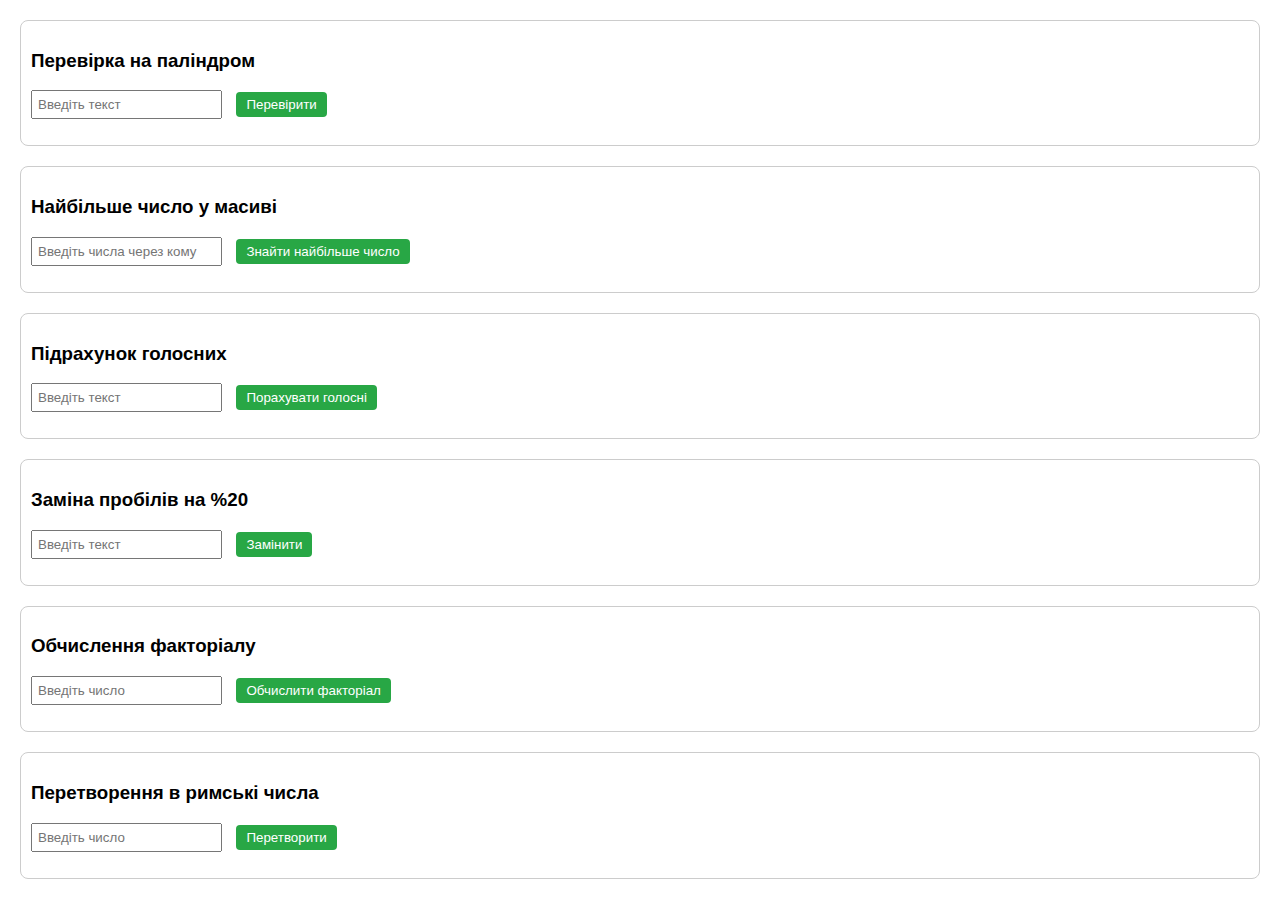
<file: additional_task/index.html>
<!DOCTYPE html>
<html lang="en">

<head>
   <meta charset="UTF-8">
   <meta name="viewport" content="width=device-width, initial-scale=1.0">
   <link rel="stylesheet" href="style.css">
   <script src="script.js"></script>
   <title>Task</title>
</head>

<body>
   <div class="task">
      <h3>Перевірка на паліндром</h3>
      <input type="text" id="palindromeInput" placeholder="Введіть текст">
      <button onclick="checkPalindrome()">Перевірити</button>
      <p id="palindromeResult"></p>
   </div>

   <div class="task">
      <h3>Найбільше число у масиві</h3>
      <input type="text" id="arrayInput" placeholder="Введіть числа через кому">
      <button onclick="findMax()">Знайти найбільше число</button>
      <p id="maxResult"></p>
   </div>

   <div class="task">
      <h3>Підрахунок голосних</h3>
      <input type="text" id="vowelInput" placeholder="Введіть текст">
      <button onclick="countVowels()">Порахувати голосні</button>
      <p id="vowelResult"></p>
   </div>

   <div class="task">
      <h3>Заміна пробілів на %20</h3>
      <input type="text" id="replaceInput" placeholder="Введіть текст">
      <button onclick="replaceSpaces()">Замінити</button>
      <p id="replaceResult"></p>
   </div>

   <div class="task">
      <h3>Обчислення факторіалу</h3>
      <input type="number" id="factorialInput" placeholder="Введіть число">
      <button onclick="calculateFactorial()">Обчислити факторіал</button>
      <p id="factorialResult"></p>
   </div>

   <div class="task">
      <h3>Перетворення в римські числа</h3>
      <input type="number" id="romanInput" placeholder="Введіть число">
      <button onclick="convertToRoman()">Перетворити</button>
      <p id="romanResult"></p>
   </div>
</body>

</html>
</file>
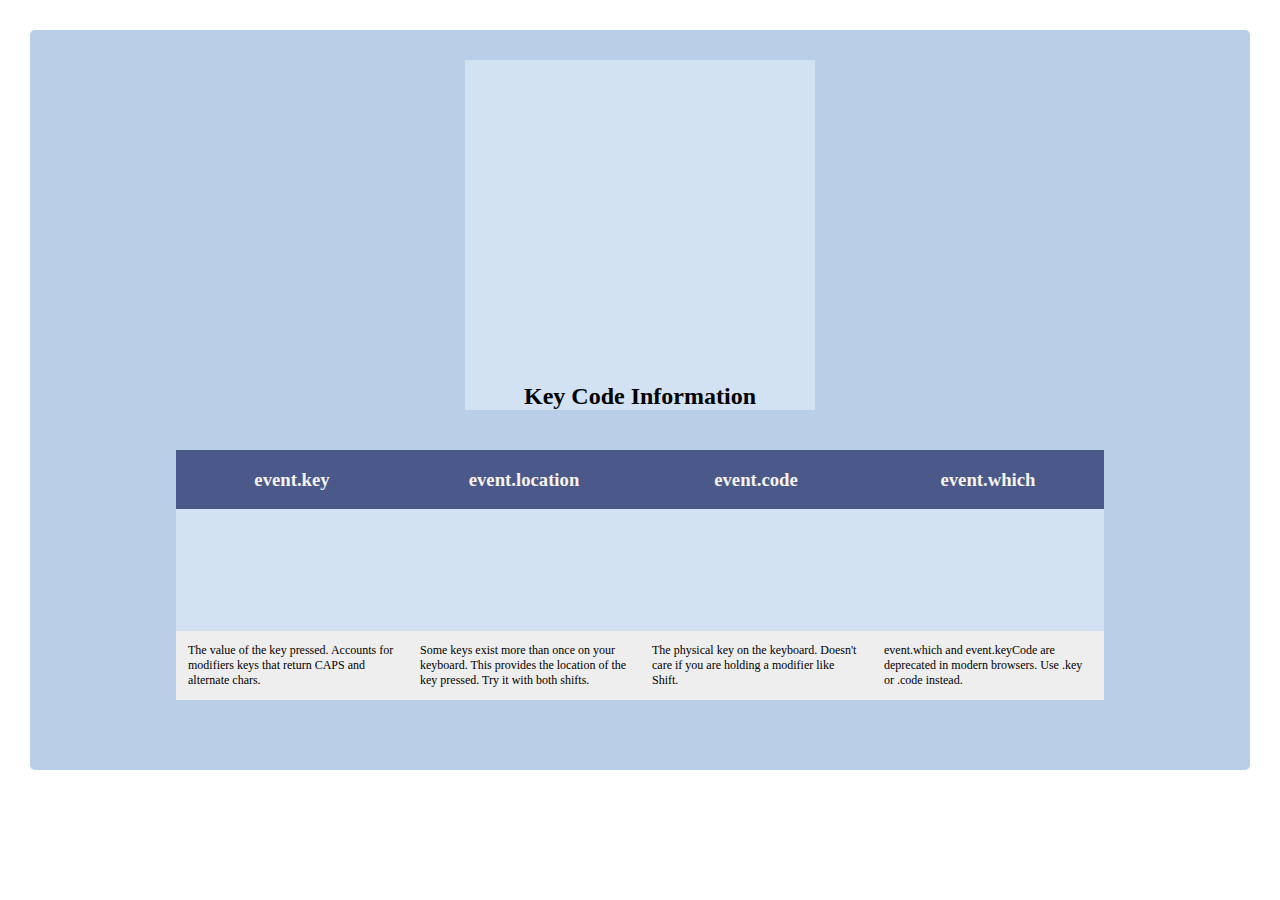
<file: home_work_02/index.html>
<!DOCTYPE html>
<html lang="en">

<head>
   <meta charset="UTF-8">
   <meta name="viewport" content="width=device-width, initial-scale=1.0">
   <link rel="stylesheet" href="style.css">
   <title>Key Event Information</title>
</head>

<body>
   <div class="container">
      <div class="card">
         <h1 id="innerH1"></h1>
         <p id="innerKeyCode"></p>
         <h2>Key Code Information</h2>
      </div>

      <div class="secondItems">
         <div class="cardContainer">
            <h3>event.key</h3>
            <p id="innerKey"></p>
            <h4>The value of the key pressed. Accounts for modifiers keys that return CAPS and alternate chars.</h4>
         </div>

         <div class="cardContainer">
            <h3>event.location</h3>
            <p id="innerLocation"></p>
            <h4>Some keys exist more than once on your keyboard. This provides the location of the key pressed. Try it
               with both shifts.</h4>
         </div>

         <div class="cardContainer">
            <h3>event.code</h3>
            <p id="innerCode"></p>
            <h4>The physical key on the keyboard. Doesn't care if you are holding a modifier like Shift.</h4>
         </div>

         <div class="cardContainer">
            <h3>event.which</h3>
            <p id="innerWhich"></p>
            <h4>event.which and event.keyCode are deprecated in modern browsers. Use .key or .code instead.</h4>
         </div>
      </div>
   </div>

   <script src="script.js"></script>
</body>

</html>
</file>
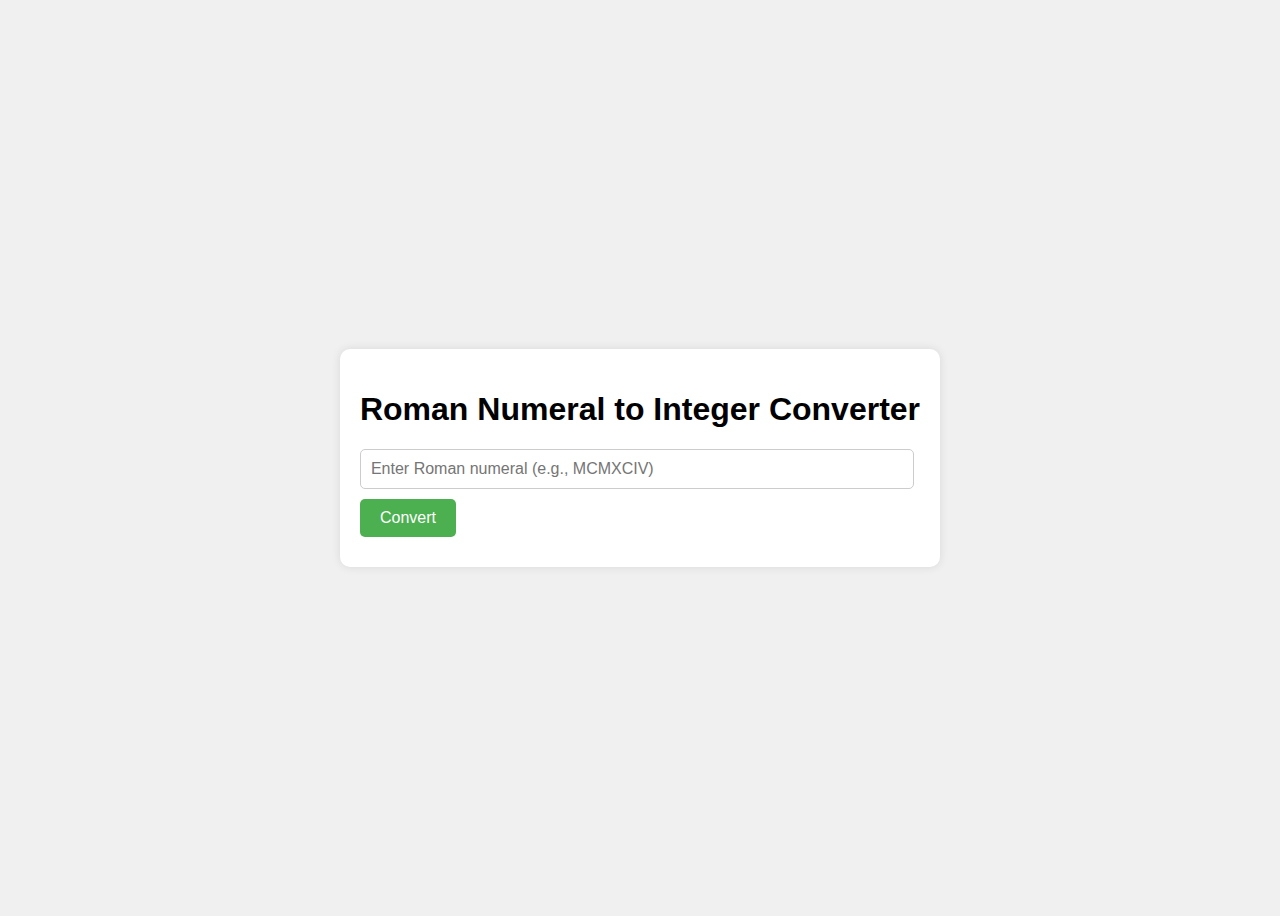
<file: home_work_07/index.html>
<!DOCTYPE html>
<html lang="en">

<head>
   <meta charset="UTF-8">
   <meta name="viewport" content="width=device-width, initial-scale=1.0">
   <title>Roman Numerals Converter</title>
   <link rel="stylesheet" href="style.css">
</head>

<body>
   <div class="container">
      <h1>Roman Numeral to Integer Converter</h1>
      <input type="text" id="romanInput" placeholder="Enter Roman numeral (e.g., MCMXCIV)">
      <button onclick="convertRomanToInteger()">Convert</button>
      <div class="result" id="result"></div>
   </div>

   <script src="script.js"></script>
</body>

</html>
</file>
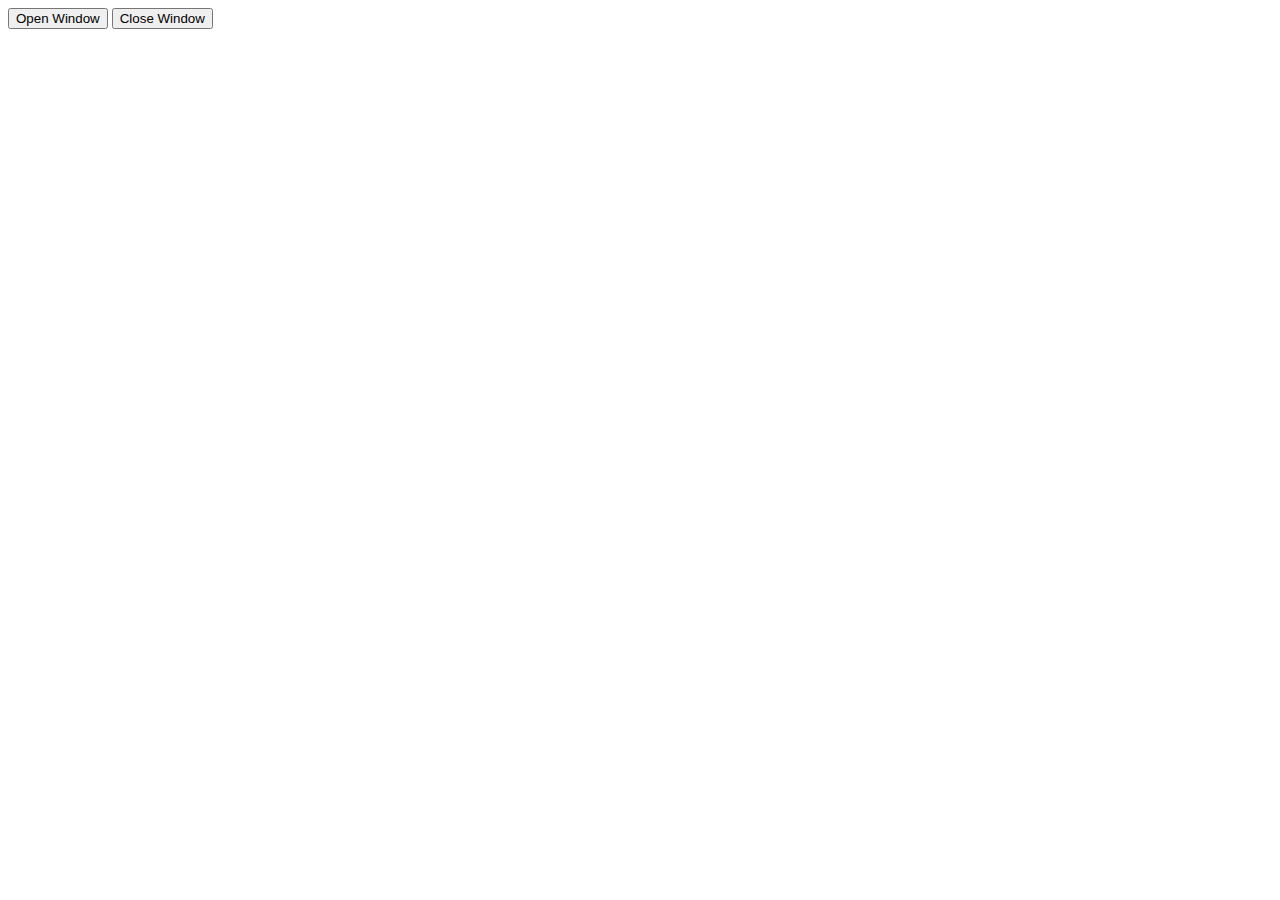
<file: home_work_04/task1/index.html>
<!DOCTYPE html>
<html lang="en">

<head>
   <meta charset="UTF-8">
   <meta name="viewport" content="width=device-width, initial-scale=1.0">
   <title>Window</title>
</head>

<body>
   <button onclick="Open()">Open Window</button>
   <button onclick="Close()">Close Window</button>
   <script>
      let newWindow;
      function Open() {
         newWin = window.open("https://itstep.org", "StepWin", "resizable");
         newWin.resizeTo(640, 480);
      }
      function Close() {
         newWindow.close();
      }
   </script>
</body>

</html>
</file>
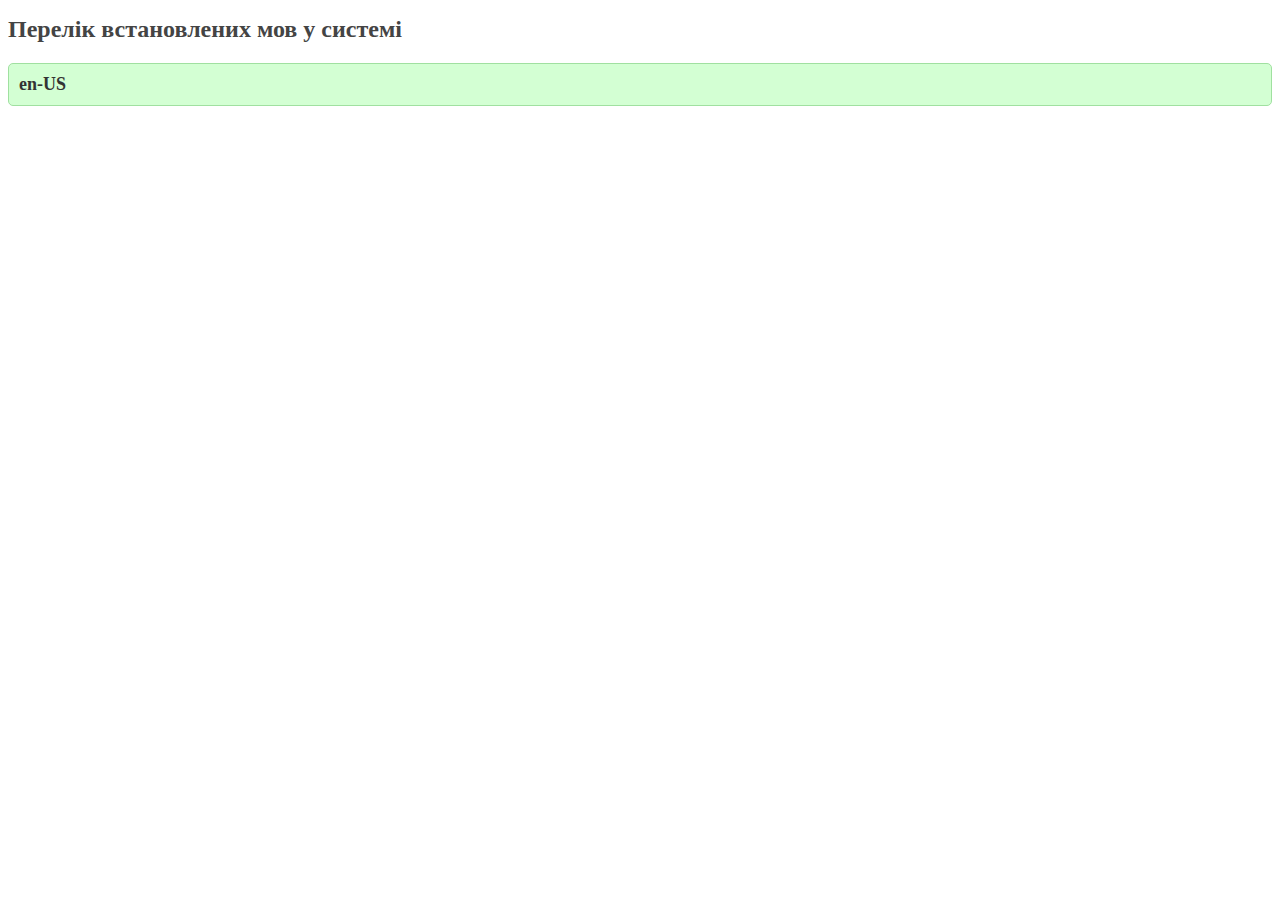
<file: home_work_04/task2/index.html>
<!DOCTYPE html>
<html lang="en">

<head>
   <meta charset="UTF-8">
   <meta name="viewport" content="width=device-width, initial-scale=1.0">
   <link rel="stylesheet" href="style.css">
   <title>Перелік мов</title>
</head>

<body>
   <h1>Перелік встановлених мов у системі</h1>
   <div id="languageList" class="language-container"></div>

   <script>
      function displayLanguages() {
         const languages = navigator.languages;
         const languageList = document.getElementById('languageList');

         languages.forEach((language, index) => {
            const divItem = document.createElement('div');
            divItem.className = 'language-item';

            if (index === 0) {
               divItem.classList.add('main-language');
            }

            divItem.textContent = language;
            languageList.appendChild(divItem);
         });
      }

      window.onload = displayLanguages;
   </script>
</body>

</html>
</file>
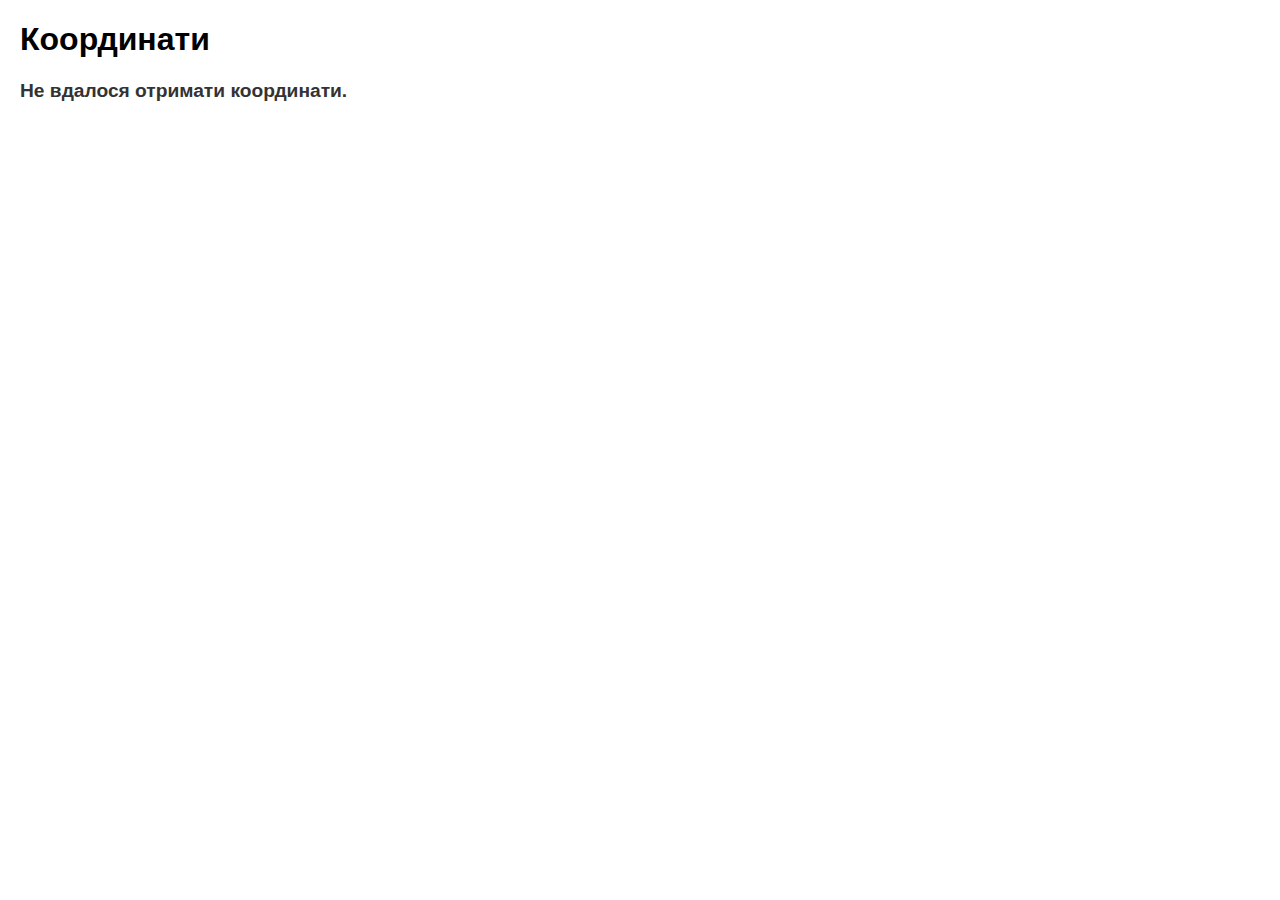
<file: home_work_04/task3/index.html>
<!DOCTYPE html>
<html lang="en">

<head>
   <meta charset="UTF-8">
   <meta name="viewport" content="width=device-width, initial-scale=1.0">
   <title>Геолокація</title>
   <style>
      body {
         font-family: Arial, sans-serif;
         margin: 20px;
      }

      #location {
         font-size: 1.2em;
         font-weight: bold;
         color: #333;
      }
   </style>
</head>

<body>
   <h1>Координати</h1>
   <div id="location"></div>

   <script>
      function updateLocation() {
         navigator.geolocation.getCurrentPosition(
            function (position) {
               const latitude = position.coords.latitude;
               const longitude = position.coords.longitude;
               document.getElementById('location').textContent = `Широта: ${latitude.toFixed(6)}, Довгота: ${longitude.toFixed(6)}`;
            },
            function (error) {
               document.getElementById('location').textContent = 'Не вдалося отримати координати.';
               console.error('Error getting location:', error);
            }
         );
      }

      setInterval(updateLocation, 5000);
      window.onload = updateLocation;
   </script>
</body>

</html>
</file>
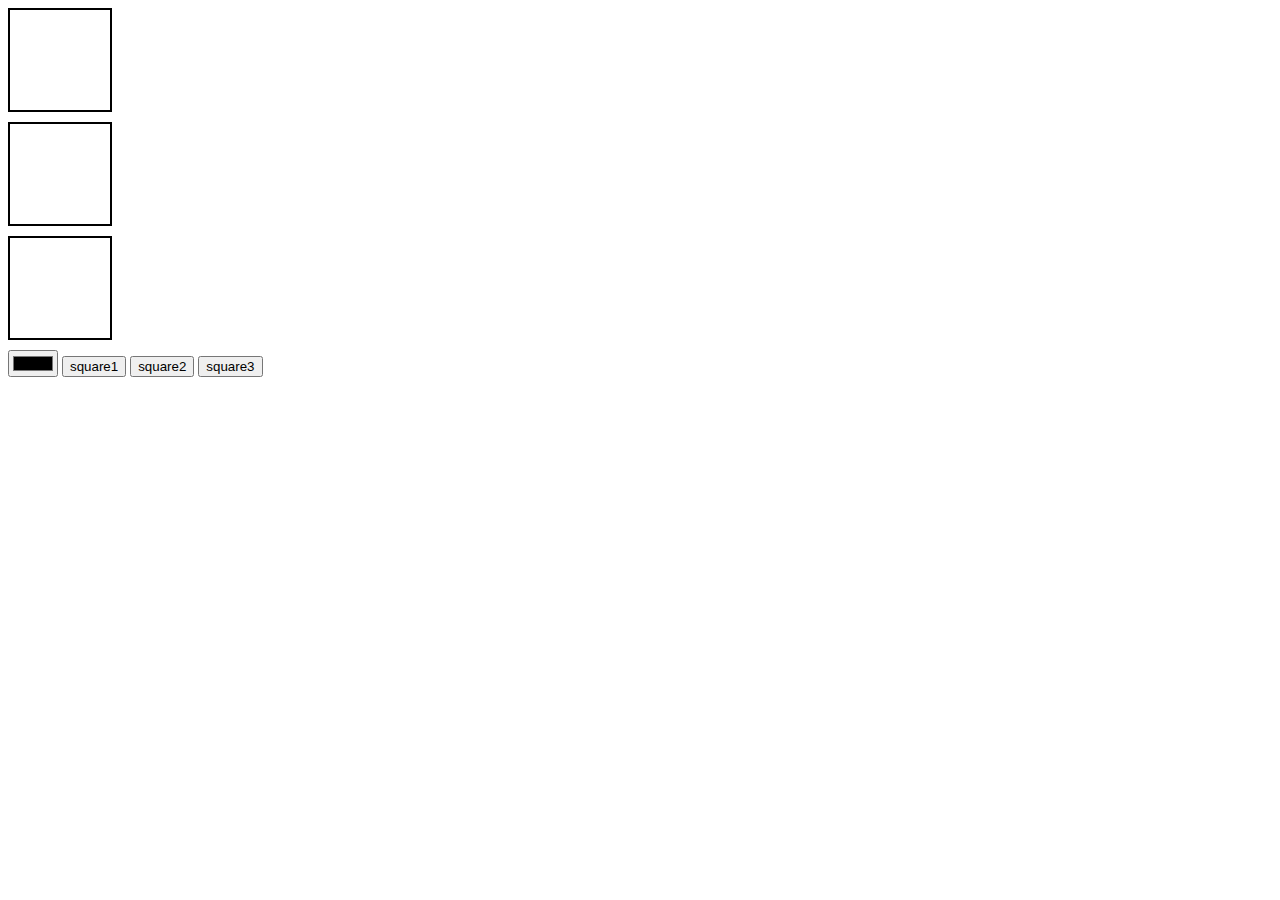
<file: home_work_05/task2/index.html>
<!DOCTYPE html>
<html lang="en">

<head>
   <meta charset="UTF-8">
   <title>Phoro Card</title>
   <style>
      .square {
         width: 100px;
         height: 100px;
         border: 2px solid black;
         margin-bottom: 10px;
      }
   </style>
</head>

<body>

   <div id="square1" class="square"></div>
   <div id="square2" class="square"></div>
   <div id="square3" class="square"></div>

   <input id="color" type="color">
   <button onclick="changeColor(square1, 'square1')">square1</button>
   <button onclick="changeColor(square2, 'square2')">square2</button>
   <button onclick="changeColor(square3, 'square3')">square3</button>

   <script>
      let square1 = document.getElementById('square1');
      let square2 = document.getElementById('square2');
      let square3 = document.getElementById('square3');

      function changeColor(elem, squareId) {
         const color = document.getElementById('color').value;
         elem.style.backgroundColor = color;
         localStorage.setItem(squareId, color);
      }

      function loadColors() {
         const color1 = localStorage.getItem('square1');
         const color2 = localStorage.getItem('square2');
         const color3 = localStorage.getItem('square3');

         if (color1) square1.style.backgroundColor = color1;
         if (color2) square2.style.backgroundColor = color2;
         if (color3) square3.style.backgroundColor = color3;
      }

      window.onload = loadColors;
   </script>

</body>

</html>
</file>
<file: additional_task/style.css>
body {
   font-family: Arial, sans-serif;
   margin: 20px;
}
.task {
   margin-bottom: 20px;
   padding: 10px;
   border: 1px solid #ccc;
   border-radius: 8px;
}
input {
   padding: 5px;
   margin-right: 10px;
}
button {
   padding: 5px 10px;
   background-color: #28a745;
   color: white;
   border: none;
   border-radius: 4px;
   cursor: pointer;
}
button:hover {
   background-color: #218838;
}
p {
   font-weight: bold;
   margin-top: 10px;
}
</file>
<file: home_work_02/style.css>
*,
*::after,
*::before {
   box-sizing: border-box;
   padding: 0;
   margin: 0;
}

body {
   font-family: 'Times New Roman', Times, serif;
}

:root {
   --main-bg-color: #d3e2f2;
   --secondary-bg-color: #b9cfe8;
   --accent-color: #4a5989;
   --text-color: #f6f2ee;
   --description-bg-color: #eeeeee;
}

.container {
   border-radius: 5px;
   background: var(--secondary-bg-color);
   padding: 30px;
   margin: 30px;
   display: flex;
   flex-direction: column;
   align-items: center;
}

.card,
.cardContainer {
   background: var(--main-bg-color);
   display: flex;
   flex-direction: column;
   text-align: center;
}

.card {
   width: 350px;
   height: 350px;
}

.card p {
   font-size: 200px;
   font-weight: 400;
   margin: auto;
}

.secondItems {
   width: 80%;
   display: flex;
   justify-content: space-around;
   align-items: center;
   margin: 40px;
}

.cardContainer {
   width: 250px;
   height: 250px;
   justify-content: space-between;
}

.cardContainer p {
   font-size: 30px;
   font-weight: 400;
   margin: auto;
}

h3 {
   color: var(--text-color);
   padding: 1em;
   background: var(--accent-color);
}

h4 {
   font-size: 12px;
   font-weight: normal;
   padding: 1em;
   text-align: left;
   background: var(--description-bg-color);
}
</file>
<file: home_work_07/style.css>
body {
   font-family: Arial, sans-serif;
   display: flex;
   justify-content: center;
   align-items: center;
   height: 100vh;
   background-color: #f0f0f0;
}

.container {
   background-color: #fff;
   padding: 20px;
   border-radius: 10px;
   box-shadow: 0 0 10px rgba(0, 0, 0, 0.1);
}

input {
   padding: 10px;
   font-size: 16px;
   border: 1px solid #ccc;
   border-radius: 5px;
   width: 95%;
   margin-bottom: 10px;
}

button {
   padding: 10px 20px;
   font-size: 16px;
   background-color: #4CAF50;
   color: white;
   border: none;
   border-radius: 5px;
   cursor: pointer;
}

button:hover {
   background-color: #45a049;
}

.result {
   margin-top: 10px;
   font-size: 18px;
   font-weight: bold;
}
</file>
<file: home_work_04/task2/style.css>
.language-container {
   display: flex;
   flex-direction: column;
   gap: 10px;
   padding: 0;
   margin: 0;
}

.language-item {
   font-size: 18px;
   padding: 10px;
   border-radius: 5px;
   border: 1px solid #ddd;
   background-color: #f9f9f9;
   transition: background-color 0.3s, border-color 0.3s;
}

.language-item:hover {
   background-color: #e0e0e0;
   border-color: #ccc;
}

.main-language {
   font-weight: bold;
   color: #333;
   background-color: #d3ffd3;
   border-color: #a0e0a0;
}

h1 {
   font-size: 24px;
   margin-bottom: 20px;
   color: #444;
}
</file>
